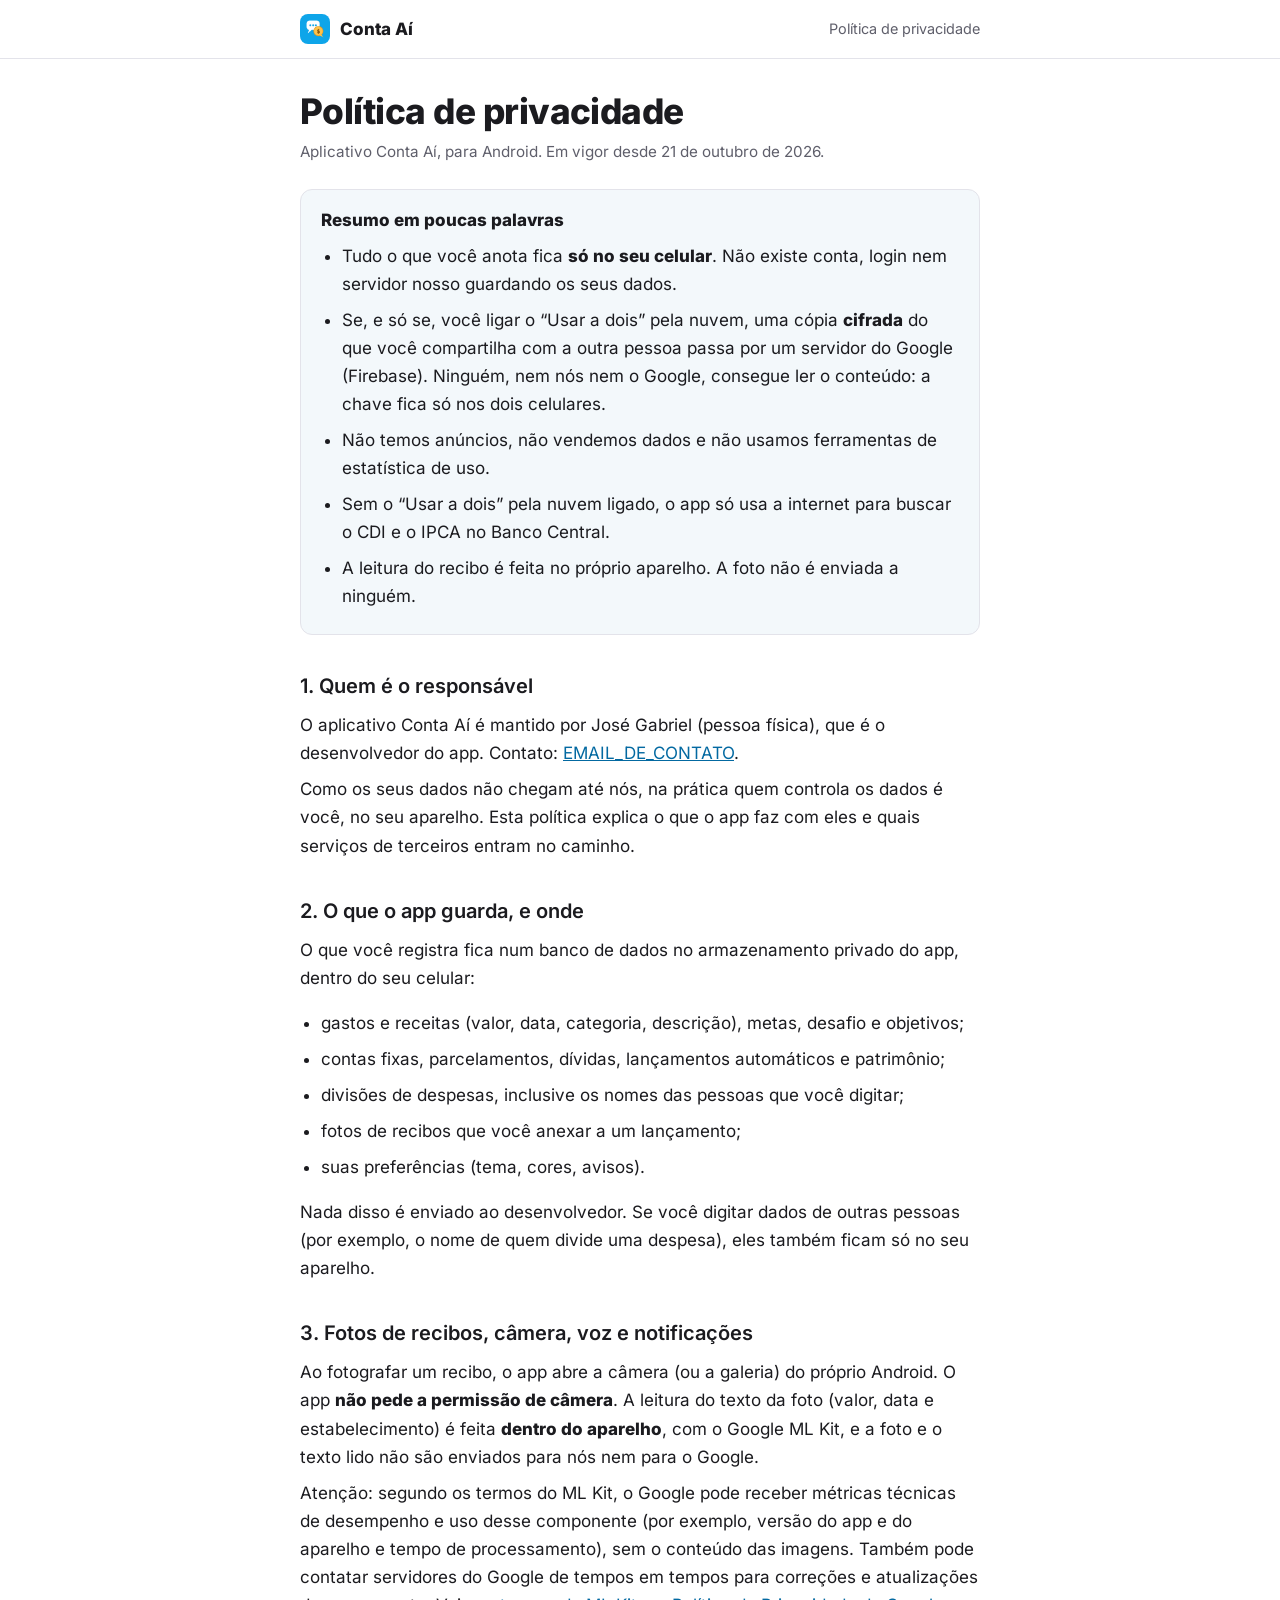
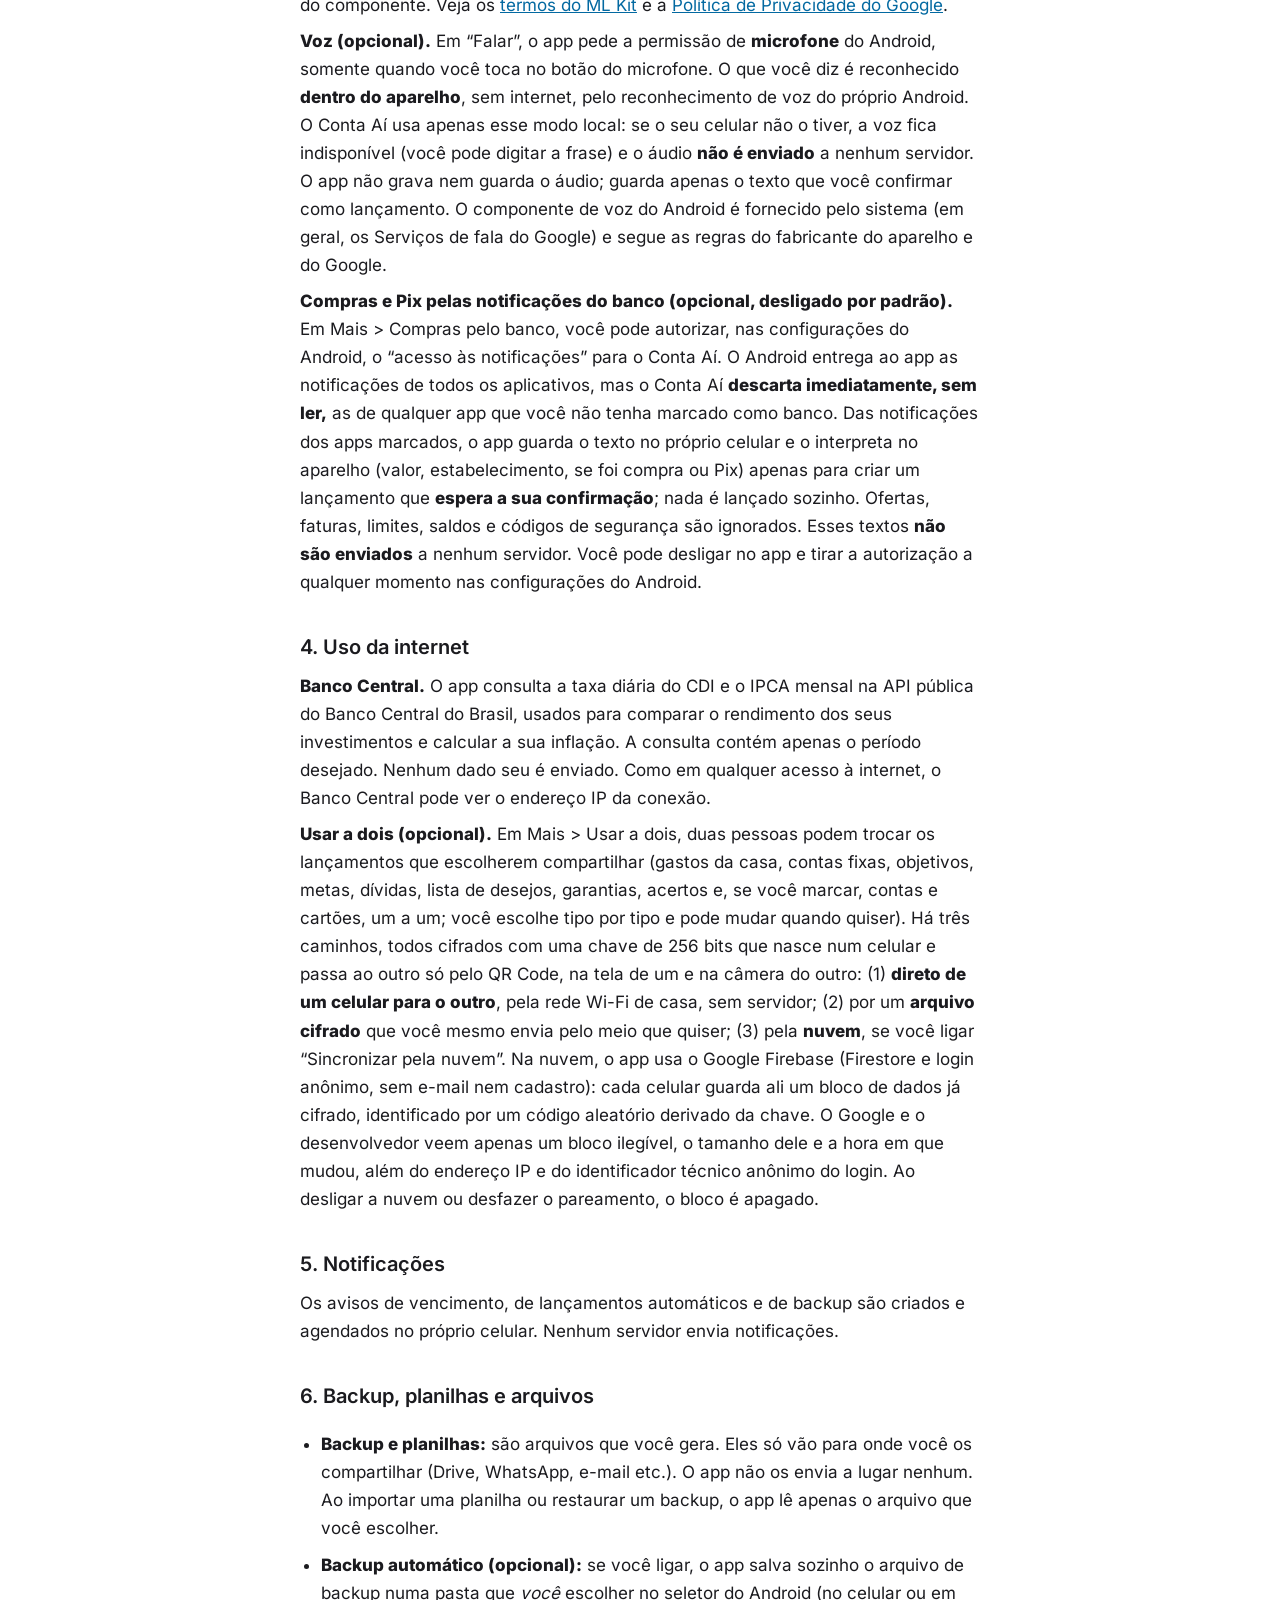
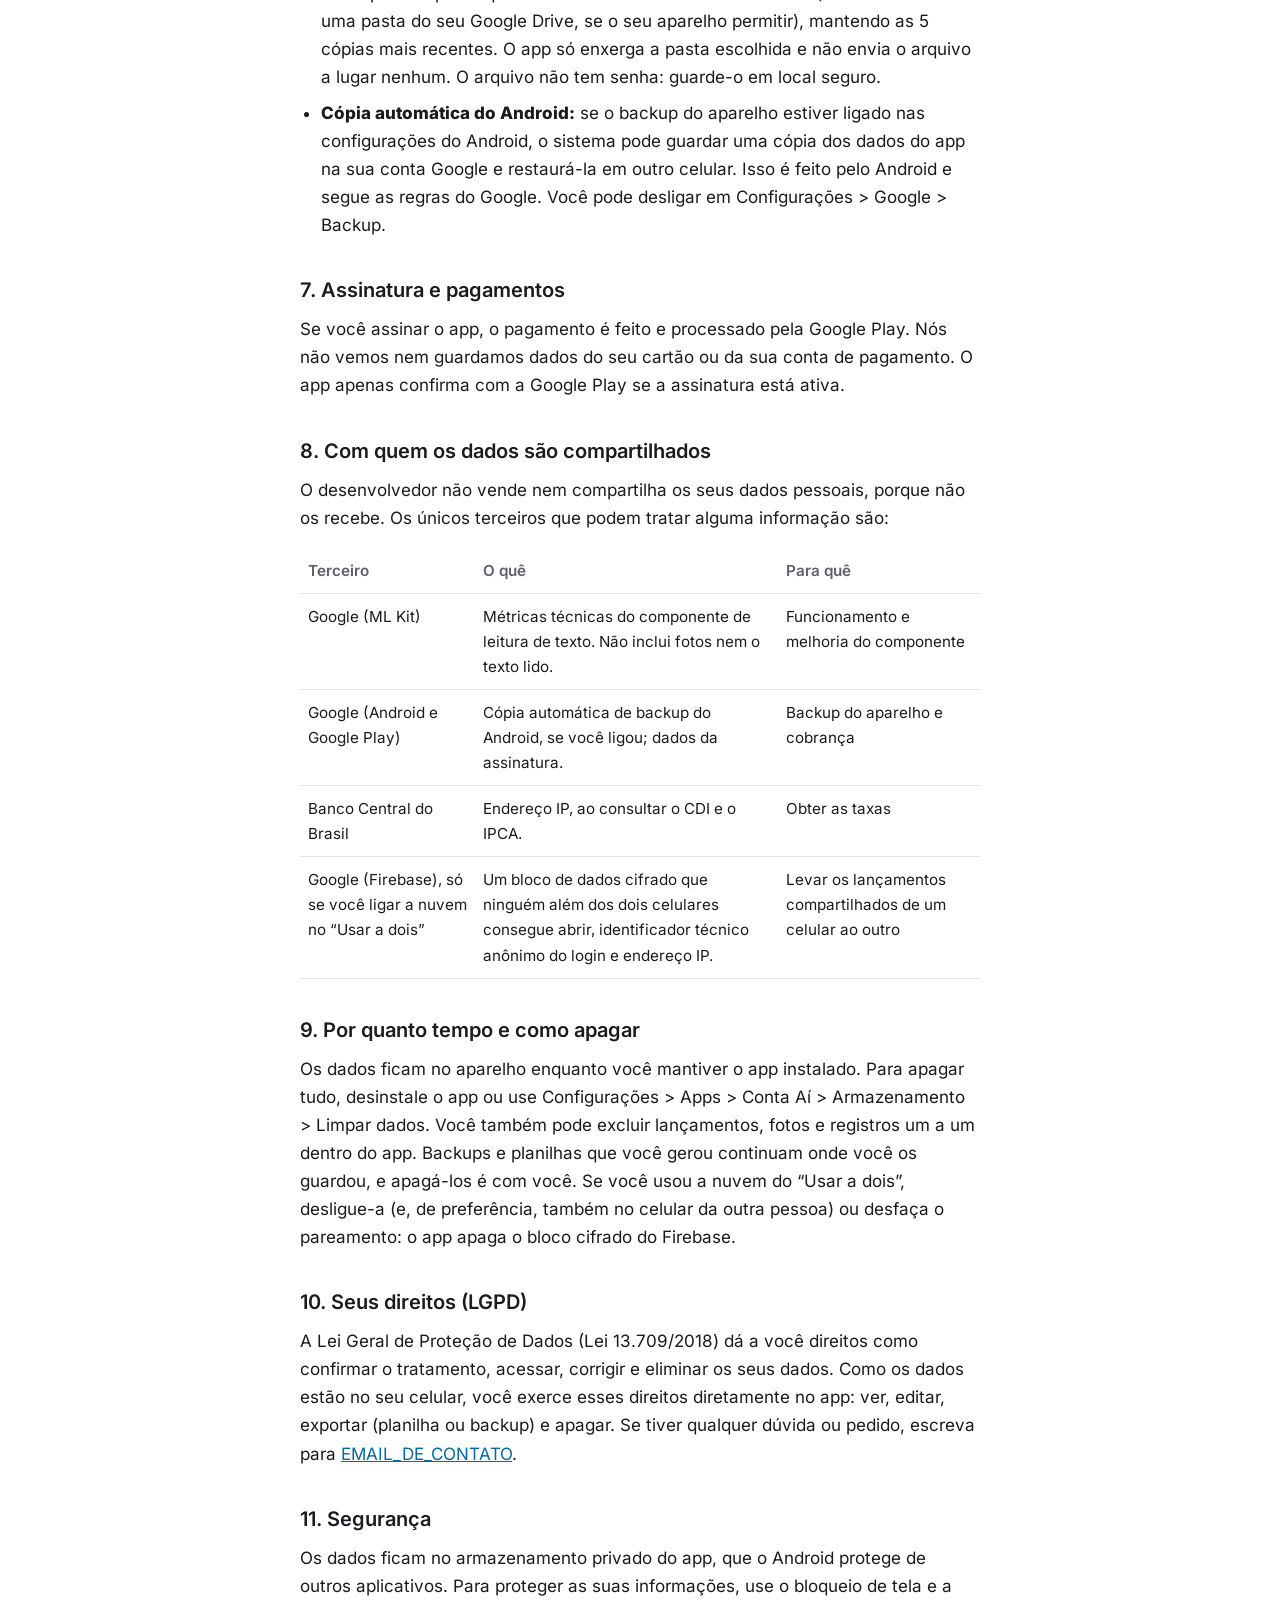
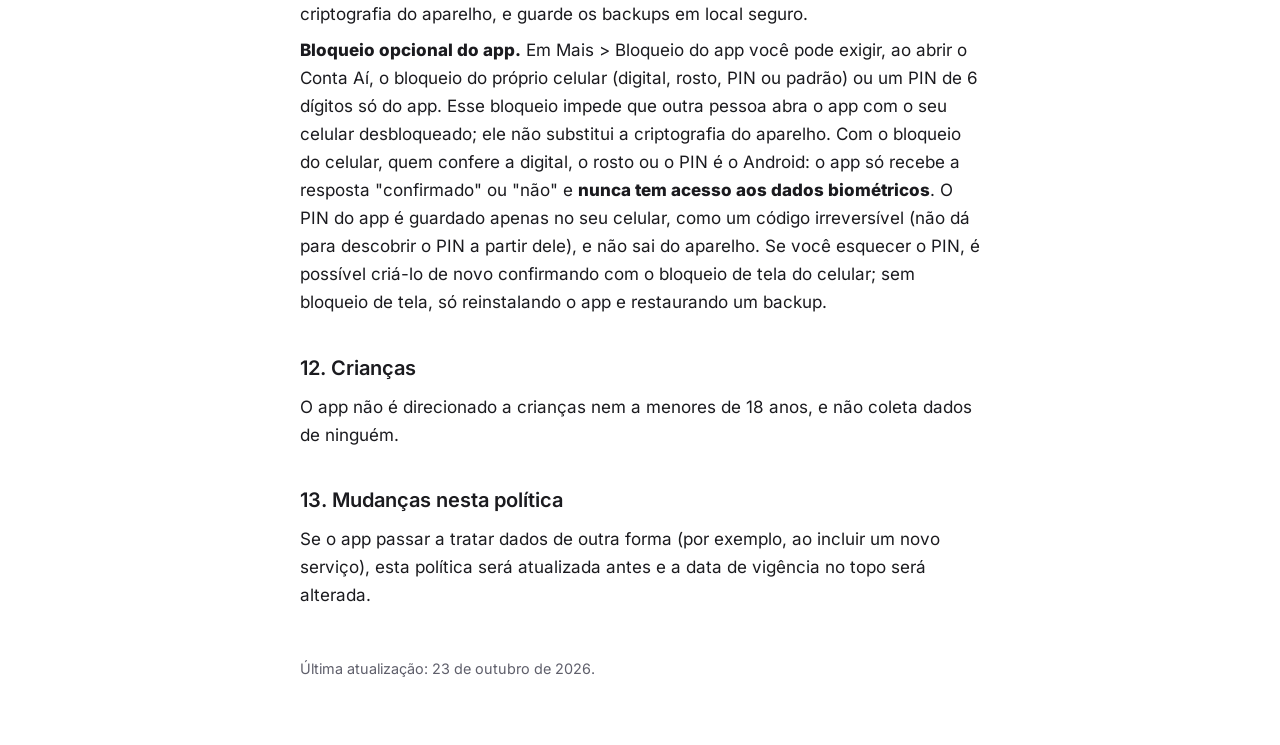
<file: privacidade/index.html>
<!doctype html>
<html lang="pt-BR">
<head>
<meta charset="utf-8">
<meta name="viewport" content="width=device-width, initial-scale=1">
<title>Política de privacidade: Conta Aí</title>
<meta name="description" content="Como o aplicativo Conta Aí trata os seus dados: eles ficam só no seu celular.">
<link rel="icon" type="image/png" href="../favicon.png">
<link rel="canonical" href="https://jgabriel893.github.io/conta-ai/privacidade/">
<link rel="stylesheet" href="../estilo.css?v=4dce42f5">
</head>
<body>
<header class="topo-simples"><div><a href="../"><img src="../img/icone-192.png" width="30" height="30" alt="">Conta Aí</a><span>Política de privacidade</span></div></header>
<main>
<h1>Política de privacidade</h1>
<p class="suave">Aplicativo Conta Aí, para Android. Em vigor desde 21 de outubro de 2026.</p>

<div class="resumo">
<strong>Resumo em poucas palavras</strong>
<ul>
<li>Tudo o que você anota fica <strong>só no seu celular</strong>. Não existe conta, login nem servidor nosso guardando os seus dados.</li>
<li>Se, e só se, você ligar o “Usar a dois” pela nuvem, uma cópia <strong>cifrada</strong> do que você compartilha com a outra pessoa passa por um servidor do Google (Firebase). Ninguém, nem nós nem o Google, consegue ler o conteúdo: a chave fica só nos dois celulares.</li>
<li>Não temos anúncios, não vendemos dados e não usamos ferramentas de estatística de uso.</li>
<li>Sem o “Usar a dois” pela nuvem ligado, o app só usa a internet para buscar o CDI e o IPCA no Banco Central.</li>
<li>A leitura do recibo é feita no próprio aparelho. A foto não é enviada a ninguém.</li>
</ul>
</div>

<h2>1. Quem é o responsável</h2>
<p>O aplicativo Conta Aí é mantido por José Gabriel (pessoa física), que é o desenvolvedor do app. Contato: <a href="mailto:EMAIL_DE_CONTATO">EMAIL_DE_CONTATO</a>.</p>
<p>Como os seus dados não chegam até nós, na prática quem controla os dados é você, no seu aparelho. Esta política explica o que o app faz com eles e quais serviços de terceiros entram no caminho.</p>

<h2>2. O que o app guarda, e onde</h2>
<p>O que você registra fica num banco de dados no armazenamento privado do app, dentro do seu celular:</p>
<ul>
<li>gastos e receitas (valor, data, categoria, descrição), metas, desafio e objetivos;</li>
<li>contas fixas, parcelamentos, dívidas, lançamentos automáticos e patrimônio;</li>
<li>divisões de despesas, inclusive os nomes das pessoas que você digitar;</li>
<li>fotos de recibos que você anexar a um lançamento;</li>
<li>suas preferências (tema, cores, avisos).</li>
</ul>
<p>Nada disso é enviado ao desenvolvedor. Se você digitar dados de outras pessoas (por exemplo, o nome de quem divide uma despesa), eles também ficam só no seu aparelho.</p>

<h2>3. Fotos de recibos, câmera, voz e notificações</h2>
<p>Ao fotografar um recibo, o app abre a câmera (ou a galeria) do próprio Android. O app <strong>não pede a permissão de câmera</strong>. A leitura do texto da foto (valor, data e estabelecimento) é feita <strong>dentro do aparelho</strong>, com o Google ML Kit, e a foto e o texto lido não são enviados para nós nem para o Google.</p>
<p>Atenção: segundo os termos do ML Kit, o Google pode receber métricas técnicas de desempenho e uso desse componente (por exemplo, versão do app e do aparelho e tempo de processamento), sem o conteúdo das imagens. Também pode contatar servidores do Google de tempos em tempos para correções e atualizações do componente. Veja os <a href="https://developers.google.com/ml-kit/terms">termos do ML Kit</a> e a <a href="https://policies.google.com/privacy">Política de Privacidade do Google</a>.</p>

<p><strong>Voz (opcional).</strong> Em “Falar”, o app pede a permissão de <strong>microfone</strong> do Android, somente quando você toca no botão do microfone. O que você diz é reconhecido <strong>dentro do aparelho</strong>, sem internet, pelo reconhecimento de voz do próprio Android. O Conta Aí usa apenas esse modo local: se o seu celular não o tiver, a voz fica indisponível (você pode digitar a frase) e o áudio <strong>não é enviado</strong> a nenhum servidor. O app não grava nem guarda o áudio; guarda apenas o texto que você confirmar como lançamento. O componente de voz do Android é fornecido pelo sistema (em geral, os Serviços de fala do Google) e segue as regras do fabricante do aparelho e do Google.</p>

<p><strong>Compras e Pix pelas notificações do banco (opcional, desligado por padrão).</strong> Em Mais &gt; Compras pelo banco, você pode autorizar, nas configurações do Android, o “acesso às notificações” para o Conta Aí. O Android entrega ao app as notificações de todos os aplicativos, mas o Conta Aí <strong>descarta imediatamente, sem ler,</strong> as de qualquer app que você não tenha marcado como banco. Das notificações dos apps marcados, o app guarda o texto no próprio celular e o interpreta no aparelho (valor, estabelecimento, se foi compra ou Pix) apenas para criar um lançamento que <strong>espera a sua confirmação</strong>; nada é lançado sozinho. Ofertas, faturas, limites, saldos e códigos de segurança são ignorados. Esses textos <strong>não são enviados</strong> a nenhum servidor. Você pode desligar no app e tirar a autorização a qualquer momento nas configurações do Android.</p>

<h2>4. Uso da internet</h2>
<p><strong>Banco Central.</strong> O app consulta a taxa diária do CDI e o IPCA mensal na API pública do Banco Central do Brasil, usados para comparar o rendimento dos seus investimentos e calcular a sua inflação. A consulta contém apenas o período desejado. Nenhum dado seu é enviado. Como em qualquer acesso à internet, o Banco Central pode ver o endereço IP da conexão.</p>
<p><strong>Usar a dois (opcional).</strong> Em Mais &gt; Usar a dois, duas pessoas podem trocar os lançamentos que escolherem compartilhar (gastos da casa, contas fixas, objetivos, metas, dívidas, lista de desejos, garantias, acertos e, se você marcar, contas e cartões, um a um; você escolhe tipo por tipo e pode mudar quando quiser). Há três caminhos, todos cifrados com uma chave de 256 bits que nasce num celular e passa ao outro só pelo QR Code, na tela de um e na câmera do outro: (1) <strong>direto de um celular para o outro</strong>, pela rede Wi-Fi de casa, sem servidor; (2) por um <strong>arquivo cifrado</strong> que você mesmo envia pelo meio que quiser; (3) pela <strong>nuvem</strong>, se você ligar “Sincronizar pela nuvem”. Na nuvem, o app usa o Google Firebase (Firestore e login anônimo, sem e-mail nem cadastro): cada celular guarda ali um bloco de dados já cifrado, identificado por um código aleatório derivado da chave. O Google e o desenvolvedor veem apenas um bloco ilegível, o tamanho dele e a hora em que mudou, além do endereço IP e do identificador técnico anônimo do login. Ao desligar a nuvem ou desfazer o pareamento, o bloco é apagado.</p>

<h2>5. Notificações</h2>
<p>Os avisos de vencimento, de lançamentos automáticos e de backup são criados e agendados no próprio celular. Nenhum servidor envia notificações.</p>

<h2>6. Backup, planilhas e arquivos</h2>
<ul>
<li><strong>Backup e planilhas:</strong> são arquivos que você gera. Eles só vão para onde você os compartilhar (Drive, WhatsApp, e-mail etc.). O app não os envia a lugar nenhum. Ao importar uma planilha ou restaurar um backup, o app lê apenas o arquivo que você escolher.</li>
<li><strong>Backup automático (opcional):</strong> se você ligar, o app salva sozinho o arquivo de backup numa pasta que <em>você</em> escolher no seletor do Android (no celular ou em uma pasta do seu Google Drive, se o seu aparelho permitir), mantendo as 5 cópias mais recentes. O app só enxerga a pasta escolhida e não envia o arquivo a lugar nenhum. O arquivo não tem senha: guarde-o em local seguro.</li>
<li><strong>Cópia automática do Android:</strong> se o backup do aparelho estiver ligado nas configurações do Android, o sistema pode guardar uma cópia dos dados do app na sua conta Google e restaurá-la em outro celular. Isso é feito pelo Android e segue as regras do Google. Você pode desligar em Configurações &gt; Google &gt; Backup.</li>
</ul>

<h2>7. Assinatura e pagamentos</h2>
<p>Se você assinar o app, o pagamento é feito e processado pela Google Play. Nós não vemos nem guardamos dados do seu cartão ou da sua conta de pagamento. O app apenas confirma com a Google Play se a assinatura está ativa.</p>

<h2>8. Com quem os dados são compartilhados</h2>
<p>O desenvolvedor não vende nem compartilha os seus dados pessoais, porque não os recebe. Os únicos terceiros que podem tratar alguma informação são:</p>
<table>
<tr><th>Terceiro</th><th>O quê</th><th>Para quê</th></tr>
<tr><td>Google (ML Kit)</td><td>Métricas técnicas do componente de leitura de texto. Não inclui fotos nem o texto lido.</td><td>Funcionamento e melhoria do componente</td></tr>
<tr><td>Google (Android e Google Play)</td><td>Cópia automática de backup do Android, se você ligou; dados da assinatura.</td><td>Backup do aparelho e cobrança</td></tr>
<tr><td>Banco Central do Brasil</td><td>Endereço IP, ao consultar o CDI e o IPCA.</td><td>Obter as taxas</td></tr>
<tr><td>Google (Firebase), só se você ligar a nuvem no “Usar a dois”</td><td>Um bloco de dados cifrado que ninguém além dos dois celulares consegue abrir, identificador técnico anônimo do login e endereço IP.</td><td>Levar os lançamentos compartilhados de um celular ao outro</td></tr>
</table>

<h2>9. Por quanto tempo e como apagar</h2>
<p>Os dados ficam no aparelho enquanto você mantiver o app instalado. Para apagar tudo, desinstale o app ou use Configurações &gt; Apps &gt; Conta Aí &gt; Armazenamento &gt; Limpar dados. Você também pode excluir lançamentos, fotos e registros um a um dentro do app. Backups e planilhas que você gerou continuam onde você os guardou, e apagá-los é com você. Se você usou a nuvem do “Usar a dois”, desligue-a (e, de preferência, também no celular da outra pessoa) ou desfaça o pareamento: o app apaga o bloco cifrado do Firebase.</p>

<h2>10. Seus direitos (LGPD)</h2>
<p>A Lei Geral de Proteção de Dados (Lei 13.709/2018) dá a você direitos como confirmar o tratamento, acessar, corrigir e eliminar os seus dados. Como os dados estão no seu celular, você exerce esses direitos diretamente no app: ver, editar, exportar (planilha ou backup) e apagar. Se tiver qualquer dúvida ou pedido, escreva para <a href="mailto:EMAIL_DE_CONTATO">EMAIL_DE_CONTATO</a>.</p>

<h2>11. Segurança</h2>
<p>Os dados ficam no armazenamento privado do app, que o Android protege de outros aplicativos. Para proteger as suas informações, use o bloqueio de tela e a criptografia do aparelho, e guarde os backups em local seguro.</p>
<p><strong>Bloqueio opcional do app.</strong> Em Mais &gt; Bloqueio do app você pode exigir, ao abrir o Conta Aí, o bloqueio do próprio celular (digital, rosto, PIN ou padrão) ou um PIN de 6 dígitos só do app. Esse bloqueio impede que outra pessoa abra o app com o seu celular desbloqueado; ele não substitui a criptografia do aparelho. Com o bloqueio do celular, quem confere a digital, o rosto ou o PIN é o Android: o app só recebe a resposta "confirmado" ou "não" e <strong>nunca tem acesso aos dados biométricos</strong>. O PIN do app é guardado apenas no seu celular, como um código irreversível (não dá para descobrir o PIN a partir dele), e não sai do aparelho. Se você esquecer o PIN, é possível criá-lo de novo confirmando com o bloqueio de tela do celular; sem bloqueio de tela, só reinstalando o app e restaurando um backup.</p>

<h2>12. Crianças</h2>
<p>O app não é direcionado a crianças nem a menores de 18 anos, e não coleta dados de ninguém.</p>

<h2>13. Mudanças nesta política</h2>
<p>Se o app passar a tratar dados de outra forma (por exemplo, ao incluir um novo serviço), esta política será atualizada antes e a data de vigência no topo será alterada.</p>

<footer>Última atualização: 23 de outubro de 2026.</footer>
</main>
</body>
</html>
</file>
<file: estilo.css>
@font-face { font-family: "Inter"; src: url("fonts/Inter-400.ttf") format("truetype"); font-weight: 400; font-display: swap; }
@font-face { font-family: "Inter"; src: url("fonts/Inter-600.ttf") format("truetype"); font-weight: 600; font-display: swap; }
@font-face { font-family: "Inter"; src: url("fonts/Inter-800.ttf") format("truetype"); font-weight: 800; font-display: swap; }
:root { color-scheme: light dark; --fundo:#ffffff; --texto:#1b1b1f; --suave:#5f5f6b; --marca:#0369a1; --borda:#e3e3ea; --caixa:#f3f8fb; }
@media (prefers-color-scheme: dark) { :root { --fundo:#101216; --texto:#ececf1; --suave:#a5a5b2; --marca:#5cc3f5; --borda:#2a2d36; --caixa:#161a22; } }
* { box-sizing: border-box; }
body { margin:0; background:var(--fundo); color:var(--texto); font:400 17px/1.65 "Inter",system-ui,-apple-system,"Segoe UI",Roboto,sans-serif;-webkit-font-smoothing:antialiased; }
main { max-width:720px; margin:0 auto; padding:32px 20px 64px; }
h1 { font-size:2.2rem; line-height:1.15; font-weight:800; letter-spacing:-.015em; margin:0 0 .25rem; }
h2 { font-size:1.25rem; font-weight:600; margin:2.2rem 0 .5rem; }
p, li { margin:.5rem 0; }
ul { padding-left:1.3rem; }
a { color:var(--marca); }
.suave { color:var(--suave); font-size:.95rem; }
.resumo { background:var(--caixa); border:1px solid var(--borda); border-radius:12px; padding:16px 20px; margin:1.5rem 0; }
.resumo ul { margin:.25rem 0; }
table { width:100%; border-collapse:collapse; margin:1rem 0; font-size:.95rem; }
th, td { text-align:left; vertical-align:top; padding:10px 8px; border-bottom:1px solid var(--borda); }
th { color:var(--suave); font-weight:600; }
footer { margin-top:3rem; color:var(--suave); font-size:.9rem; }

.topo-simples { border-bottom:1px solid var(--borda); }
.topo-simples div { max-width:720px; margin:0 auto; padding:14px 20px; display:flex; align-items:center; gap:10px; }
.topo-simples a { display:flex; align-items:center; gap:10px; color:var(--texto); text-decoration:none; font-weight:800; }
.topo-simples img { width:30px; height:30px; border-radius:8px; }
.topo-simples span { margin-left:auto; color:var(--suave); font-size:.9rem; }
:focus-visible { outline:3px solid #ffc24b; outline-offset:3px; border-radius:6px; }
</file>
